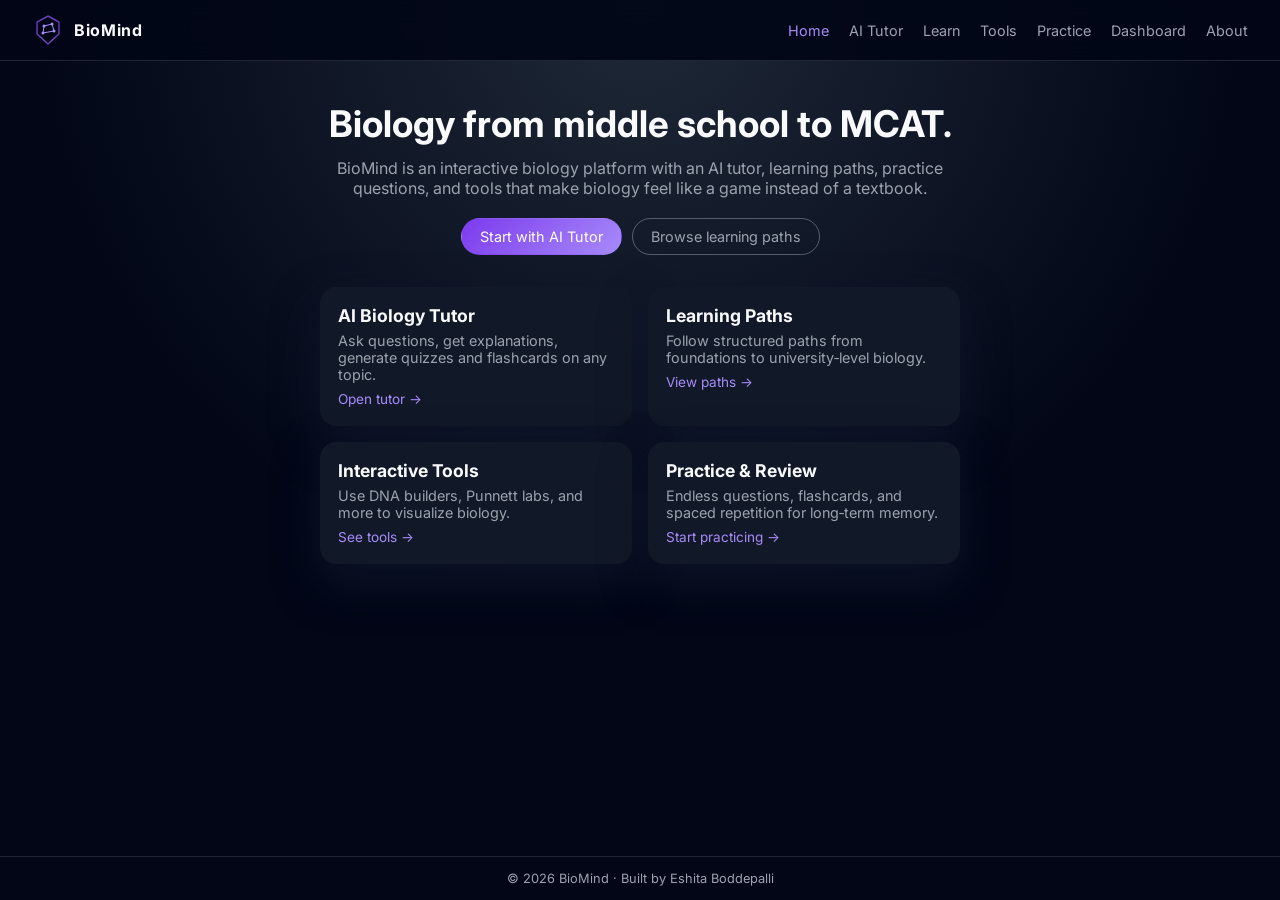
<file: index.html>
<!DOCTYPE html>
<html lang="en">
<head>
  <meta charset="UTF-8" />
  <title>BioMind | Interactive Biology Learning</title>
  <meta name="viewport" content="width=device-width, initial-scale=1" />
  <link rel="stylesheet" href="style.css" />
</head>
<body>
  <header class="navbar">
    <div class="nav-left">
      <img src="assets/logo.svg" alt="BioMind logo" class="logo" />
      <span class="brand">BioMind</span>
    </div>
    <nav class="nav-links">
      <a href="index.html" class="active">Home</a>
      <a href="tutor.html">AI Tutor</a>
      <a href="learn.html">Learn</a>
      <a href="tools.html">Tools</a>
      <a href="practice.html">Practice</a>
      <a href="dashboard.html">Dashboard</a>
      <a href="about.html">About</a>
    </nav>
  </header>

  <main class="hero">
    <section class="hero-content">
      <h1>Biology from middle school to MCAT.</h1>
      <p>
        BioMind is an interactive biology platform with an AI tutor, learning paths, practice questions,
        and tools that make biology feel like a game instead of a textbook.
      </p>
      <div class="hero-buttons">
        <a href="tutor.html" class="btn primary">Start with AI Tutor</a>
        <a href="learn.html" class="btn secondary">Browse learning paths</a>
      </div>
    </section>

    <section class="feature-grid">
      <div class="feature-card">
        <h2>AI Biology Tutor</h2>
        <p>Ask questions, get explanations, generate quizzes and flashcards on any topic.</p>
        <a href="tutor.html" class="link">Open tutor →</a>
      </div>
      <div class="feature-card">
        <h2>Learning Paths</h2>
        <p>Follow structured paths from foundations to university‑level biology.</p>
        <a href="learn.html" class="link">View paths →</a>
      </div>
      <div class="feature-card">
        <h2>Interactive Tools</h2>
        <p>Use DNA builders, Punnett labs, and more to visualize biology.</p>
        <a href="tools.html" class="link">See tools →</a>
      </div>
      <div class="feature-card">
        <h2>Practice & Review</h2>
        <p>Endless questions, flashcards, and spaced repetition for long‑term memory.</p>
        <a href="practice.html" class="link">Start practicing →</a>
      </div>
    </section>
  </main>

  <footer class="footer">
    <p>© 2026 BioMind · Built by Eshita Boddepalli</p>
  </footer>

  <script src="app.js"></script>
</body>
</html>
</file>
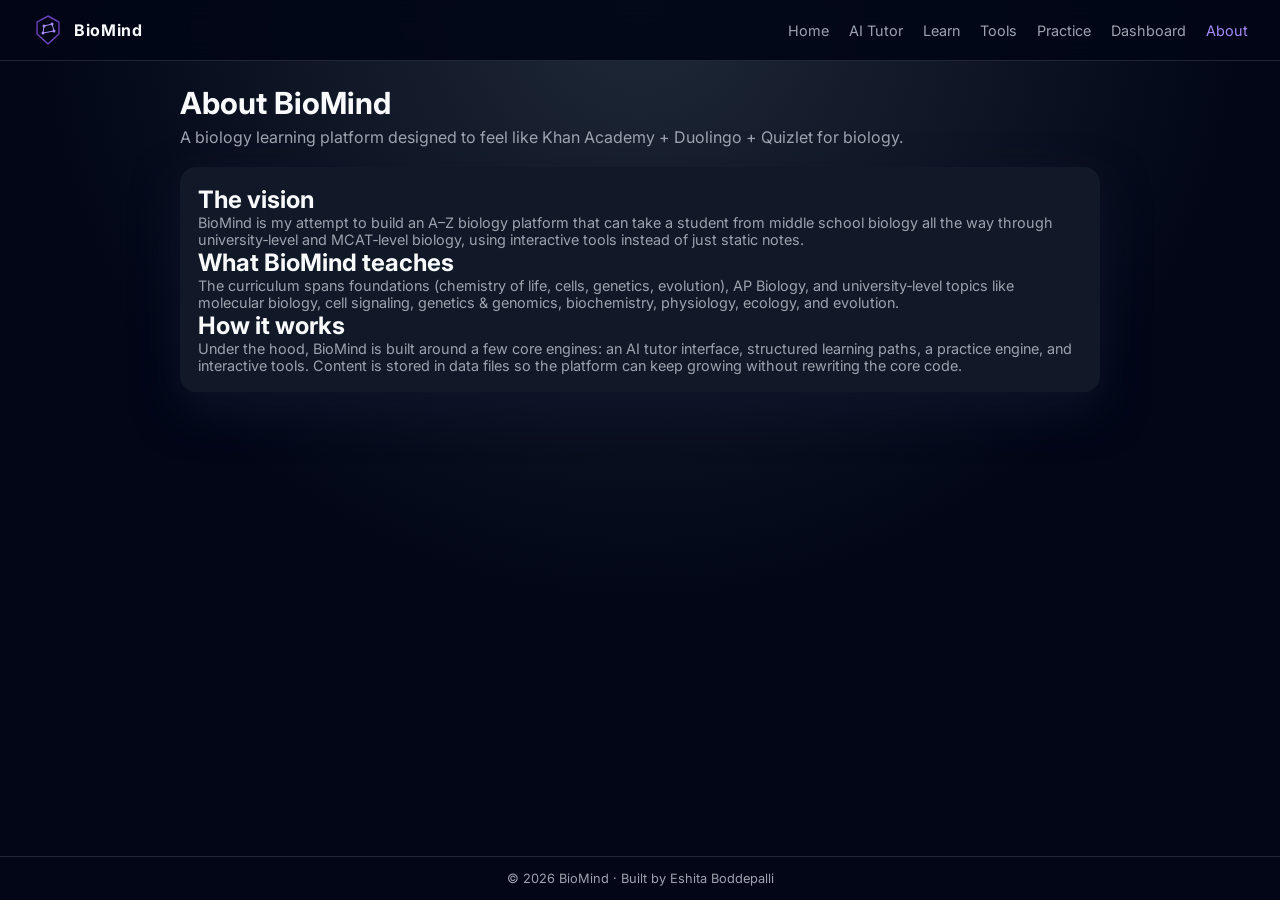
<file: about.html>
<!DOCTYPE html>
<html lang="en">
<head>
  <meta charset="UTF-8" />
  <title>BioMind | About</title>
  <meta name="viewport" content="width=device-width, initial-scale=1" />
  <link rel="stylesheet" href="style.css" />
</head>
<body>
  <header class="navbar">
    <div class="nav-left">
      <img src="assets/logo.svg" alt="BioMind logo" class="logo" />
      <span class="brand">BioMind</span>
    </div>
    <nav class="nav-links">
      <a href="index.html">Home</a>
      <a href="tutor.html">AI Tutor</a>
      <a href="learn.html">Learn</a>
      <a href="tools.html">Tools</a>
      <a href="practice.html">Practice</a>
      <a href="dashboard.html">Dashboard</a>
      <a href="about.html" class="active">About</a>
    </nav>
  </header>

  <main class="page">
    <section class="page-header">
      <h1>About BioMind</h1>
      <p>A biology learning platform designed to feel like Khan Academy + Duolingo + Quizlet for biology.</p>
    </section>

    <section class="about-section">
      <h2>The vision</h2>
      <p>
        BioMind is my attempt to build an A–Z biology platform that can take a student from middle school
        biology all the way through university‑level and MCAT‑level biology, using interactive tools instead
        of just static notes.
      </p>

      <h2>What BioMind teaches</h2>
      <p>
        The curriculum spans foundations (chemistry of life, cells, genetics, evolution), AP Biology, and
        university‑level topics like molecular biology, cell signaling, genetics & genomics, biochemistry,
        physiology, ecology, and evolution.
      </p>

      <h2>How it works</h2>
      <p>
        Under the hood, BioMind is built around a few core engines: an AI tutor interface, structured
        learning paths, a practice engine, and interactive tools. Content is stored in data files so the
        platform can keep growing without rewriting the core code.
      </p>
    </section>
  </main>

  <footer class="footer">
    <p>© 2026 BioMind · Built by Eshita Boddepalli</p>
  </footer>

  <script src="app.js"></script>
</body>
</html>
</file>
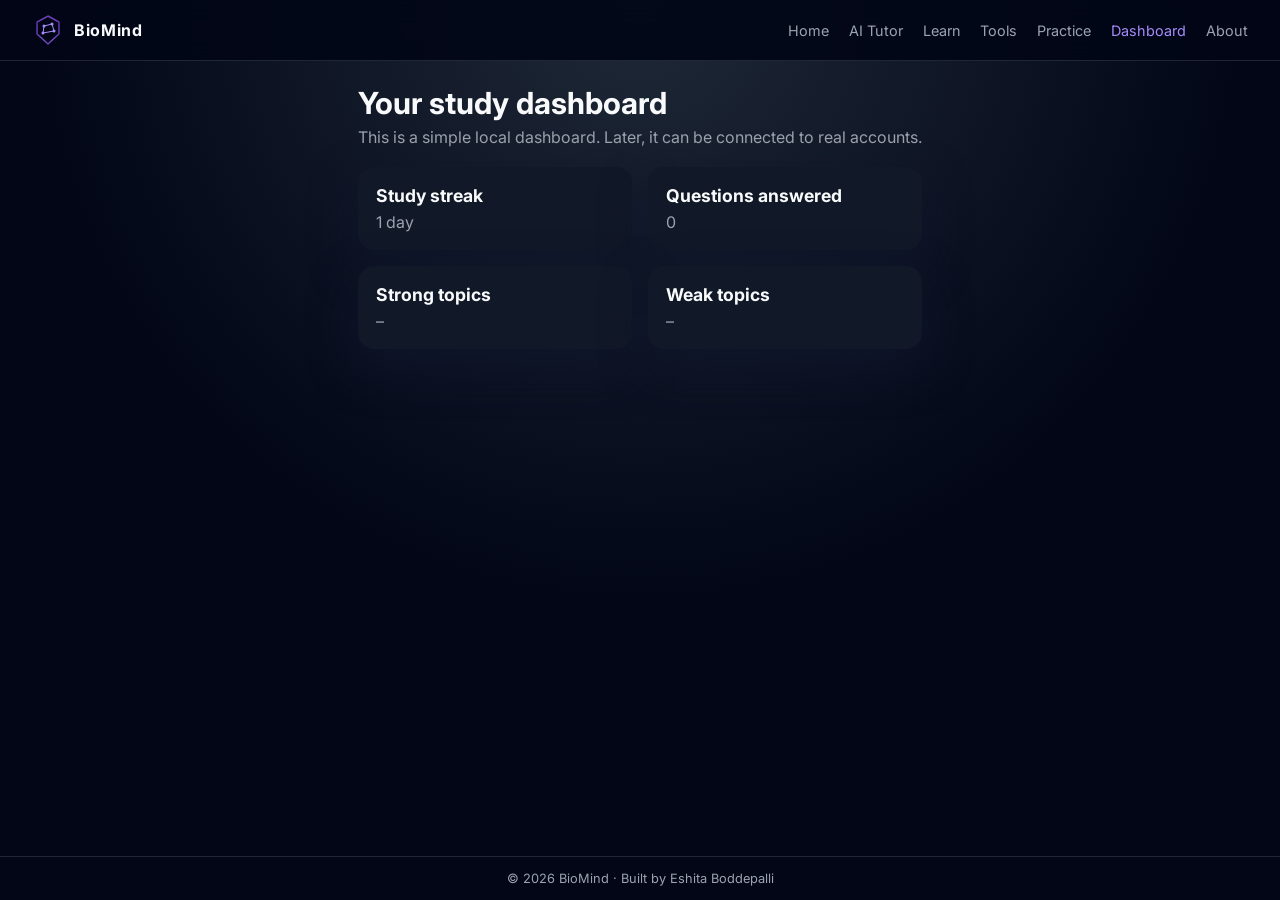
<file: dashboard.html>
<!DOCTYPE html>
<html lang="en">
<head>
  <meta charset="UTF-8" />
  <title>BioMind | Dashboard</title>
  <meta name="viewport" content="width=device-width, initial-scale=1" />
  <link rel="stylesheet" href="style.css" />
</head>
<body>
  <header class="navbar">
    <div class="nav-left">
      <img src="assets/logo.svg" alt="BioMind logo" class="logo" />
      <span class="brand">BioMind</span>
    </div>
    <nav class="nav-links">
      <a href="index.html">Home</a>
      <a href="tutor.html">AI Tutor</a>
      <a href="learn.html">Learn</a>
      <a href="tools.html">Tools</a>
      <a href="practice.html">Practice</a>
      <a href="dashboard.html" class="active">Dashboard</a>
      <a href="about.html">About</a>
    </nav>
  </header>

  <main class="page">
    <section class="page-header">
      <h1>Your study dashboard</h1>
      <p>This is a simple local dashboard. Later, it can be connected to real accounts.</p>
    </section>

    <section class="dashboard-grid">
      <div class="dash-card">
        <h2>Study streak</h2>
        <p id="dash-streak">0 days</p>
      </div>
      <div class="dash-card">
        <h2>Questions answered</h2>
        <p id="dash-questions">0</p>
      </div>
      <div class="dash-card">
        <h2>Strong topics</h2>
        <p id="dash-strong">–</p>
      </div>
      <div class="dash-card">
        <h2>Weak topics</h2>
        <p id="dash-weak">–</p>
      </div>
    </section>
  </main>

  <footer class="footer">
    <p>© 2026 BioMind · Built by Eshita Boddepalli</p>
  </footer>

  <script src="app.js"></script>
</body>
</html>
</file>
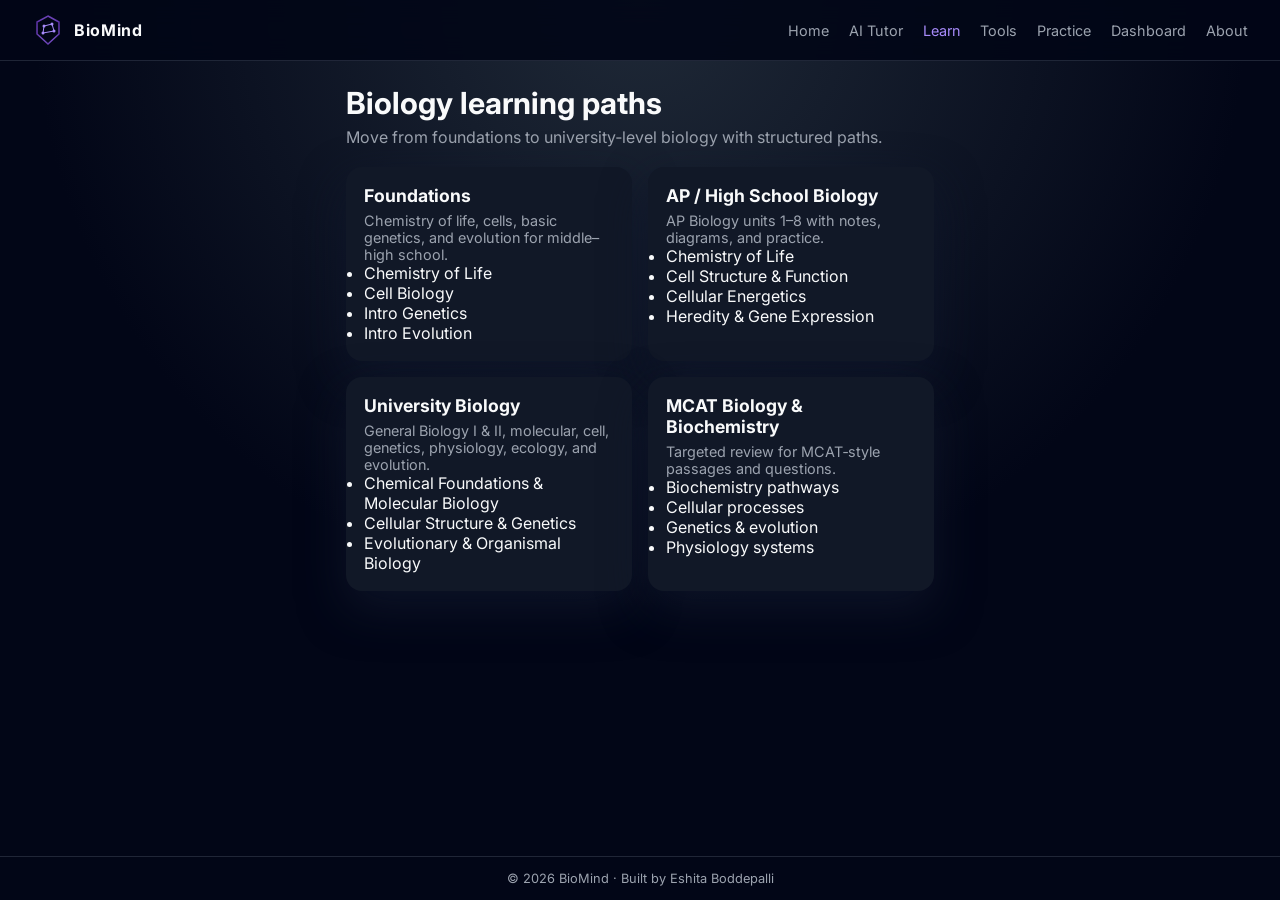
<file: learn.html>
<!DOCTYPE html>
<html lang="en">
<head>
  <meta charset="UTF-8" />
  <title>BioMind | Learning Paths</title>
  <meta name="viewport" content="width=device-width, initial-scale=1" />
  <link rel="stylesheet" href="style.css" />
</head>
<body>
  <header class="navbar">
    <div class="nav-left">
      <img src="assets/logo.svg" alt="BioMind logo" class="logo" />
      <span class="brand">BioMind</span>
    </div>
    <nav class="nav-links">
      <a href="index.html">Home</a>
      <a href="tutor.html">AI Tutor</a>
      <a href="learn.html" class="active">Learn</a>
      <a href="tools.html">Tools</a>
      <a href="practice.html">Practice</a>
      <a href="dashboard.html">Dashboard</a>
      <a href="about.html">About</a>
    </nav>
  </header>

  <main class="page">
    <section class="page-header">
      <h1>Biology learning paths</h1>
      <p>Move from foundations to university‑level biology with structured paths.</p>
    </section>

    <section id="learning-paths" class="path-grid">
      <!-- Filled by app.js from data/topics.json and data/learning-paths.json (later) -->
      <article class="path-card">
        <h2>Foundations</h2>
        <p>Chemistry of life, cells, basic genetics, and evolution for middle–high school.</p>
        <ul>
          <li>Chemistry of Life</li>
          <li>Cell Biology</li>
          <li>Intro Genetics</li>
          <li>Intro Evolution</li>
        </ul>
      </article>

      <article class="path-card">
        <h2>AP / High School Biology</h2>
        <p>AP Biology units 1–8 with notes, diagrams, and practice.</p>
        <ul>
          <li>Chemistry of Life</li>
          <li>Cell Structure & Function</li>
          <li>Cellular Energetics</li>
          <li>Heredity & Gene Expression</li>
        </ul>
      </article>

      <article class="path-card">
        <h2>University Biology</h2>
        <p>General Biology I & II, molecular, cell, genetics, physiology, ecology, and evolution.</p>
        <ul>
          <li>Chemical Foundations & Molecular Biology</li>
          <li>Cellular Structure & Genetics</li>
          <li>Evolutionary & Organismal Biology</li>
        </ul>
      </article>

      <article class="path-card">
        <h2>MCAT Biology & Biochemistry</h2>
        <p>Targeted review for MCAT‑style passages and questions.</p>
        <ul>
          <li>Biochemistry pathways</li>
          <li>Cellular processes</li>
          <li>Genetics & evolution</li>
          <li>Physiology systems</li>
        </ul>
      </article>
    </section>
  </main>

  <footer class="footer">
    <p>© 2026 BioMind · Built by Eshita Boddepalli</p>
  </footer>

  <script src="app.js"></script>
</body>
</html>
</file>
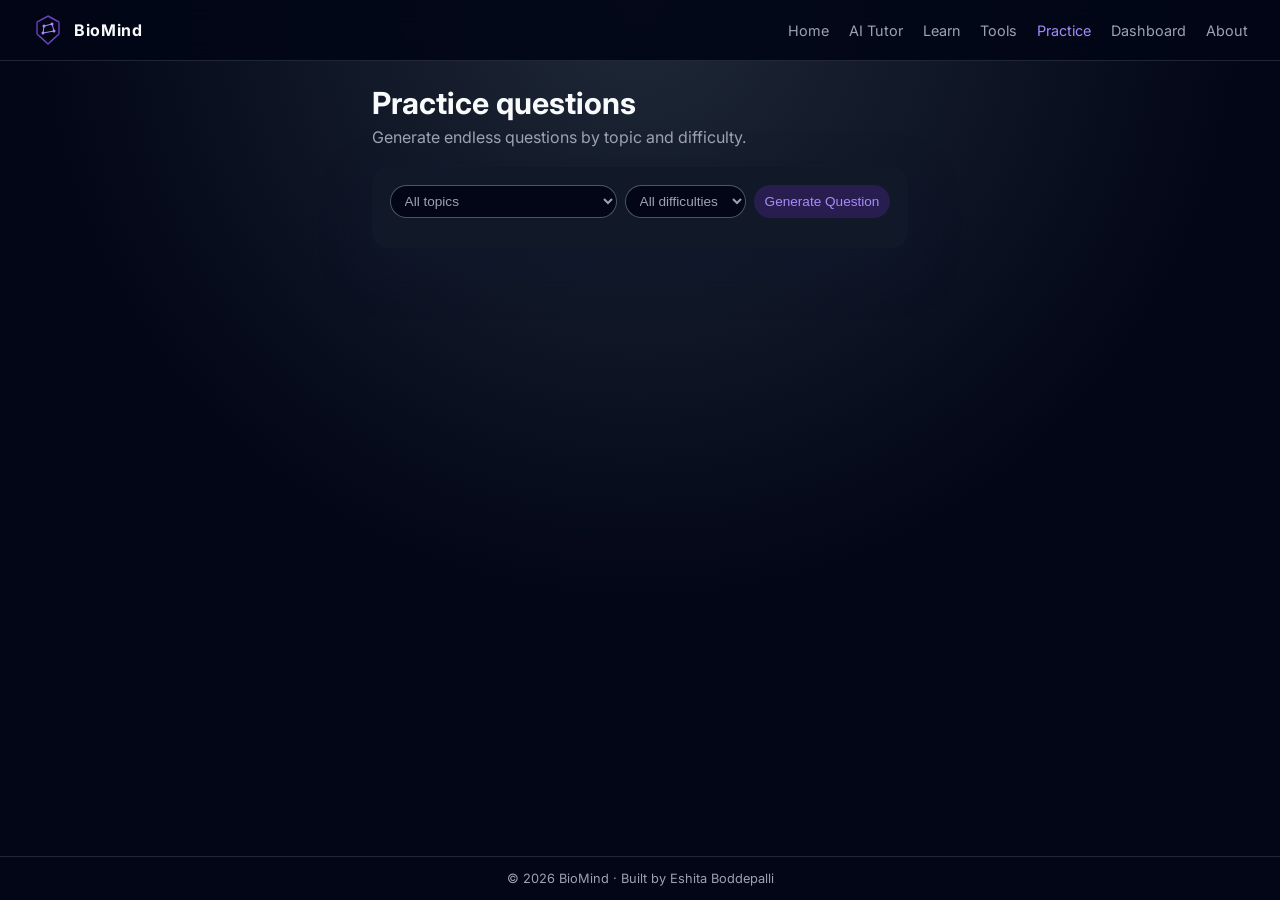
<file: practice.html>
<!DOCTYPE html>
<html lang="en">
<head>
  <meta charset="UTF-8" />
  <title>BioMind | Practice Center</title>
  <meta name="viewport" content="width=device-width, initial-scale=1" />
  <link rel="stylesheet" href="style.css" />
</head>
<body>
  <header class="navbar">
    <div class="nav-left">
      <img src="assets/logo.svg" alt="BioMind logo" class="logo" />
      <span class="brand">BioMind</span>
    </div>
    <nav class="nav-links">
      <a href="index.html">Home</a>
      <a href="tutor.html">AI Tutor</a>
      <a href="learn.html">Learn</a>
      <a href="tools.html">Tools</a>
      <a href="practice.html" class="active">Practice</a>
      <a href="dashboard.html">Dashboard</a>
      <a href="about.html">About</a>
    </nav>
  </header>

  <main class="page">
    <section class="page-header">
      <h1>Practice questions</h1>
      <p>Generate endless questions by topic and difficulty.</p>
    </section>

    <section class="quiz-section">
      <div class="quiz-controls">
        <select id="practice-topic">
          <option value="all">All topics</option>
          <option value="Foundations: Chemistry of Life">Foundations: Chemistry of Life</option>
          <option value="Cell Biology">Cell Biology</option>
          <option value="Genetics">Genetics</option>
          <option value="Evolution">Evolution</option>
        </select>
        <select id="practice-difficulty">
          <option value="all">All difficulties</option>
          <option value="easy">Easy</option>
          <option value="medium">Medium</option>
          <option value="hard">Hard</option>
        </select>
        <button id="practice-generate">Generate Question</button>
      </div>

      <div id="practice-card" class="quiz-card hidden">
        <p id="practice-question" class="quiz-question"></p>
        <ul id="practice-options" class="quiz-options"></ul>
        <button id="practice-reveal" class="hidden">Reveal Answer</button>
        <p id="practice-explanation" class="quiz-explanation hidden"></p>
      </div>
    </section>
  </main>

  <footer class="footer">
    <p>© 2026 BioMind · Built by Eshita Boddepalli</p>
  </footer>

  <script src="app.js"></script>
</body>
</html>
</file>
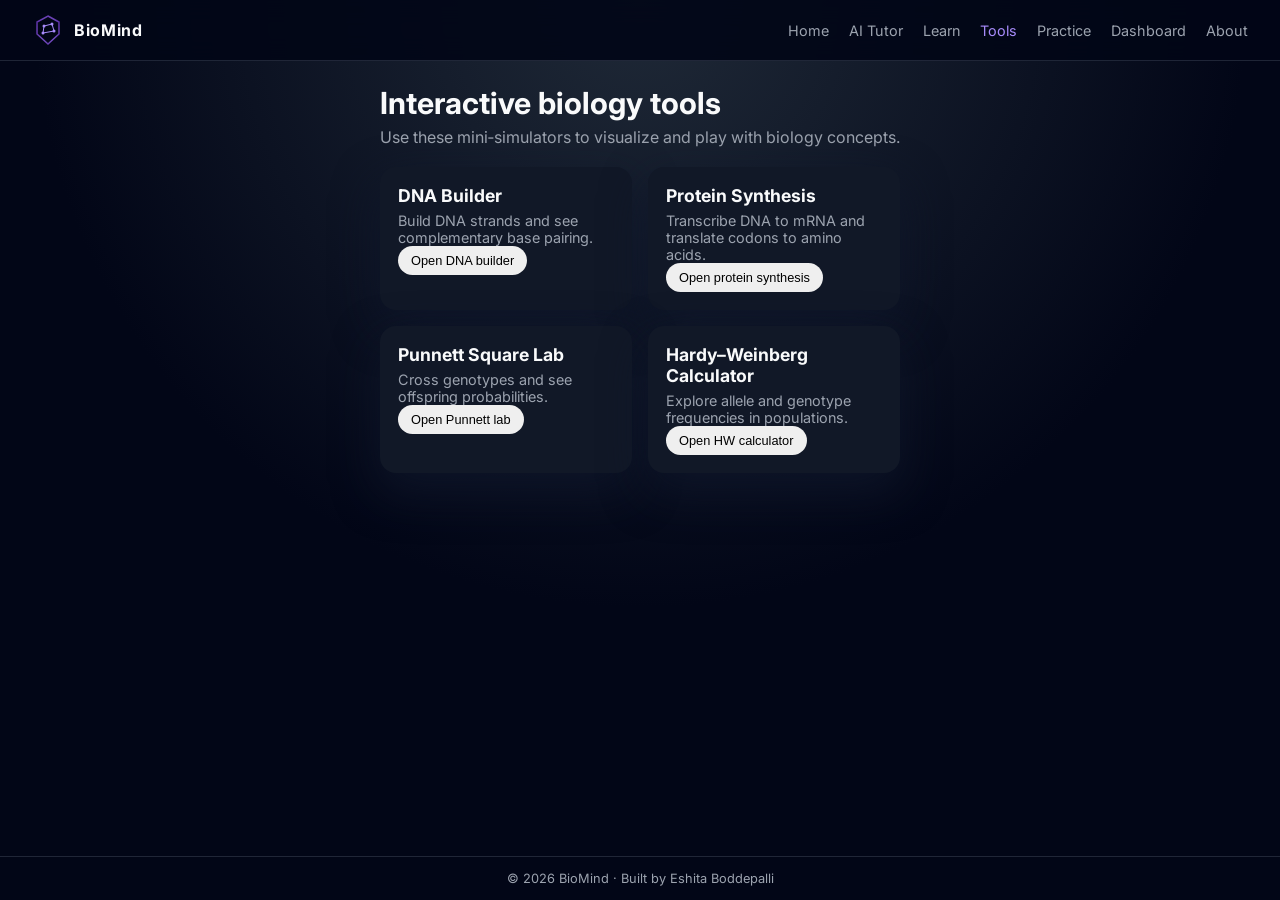
<file: tools.html>
<!DOCTYPE html>
<html lang="en">
<head>
  <meta charset="UTF-8" />
  <title>BioMind | Tools & Simulations</title>
  <meta name="viewport" content="width=device-width, initial-scale=1" />
  <link rel="stylesheet" href="style.css" />
</head>
<body>
  <header class="navbar">
    <div class="nav-left">
      <img src="assets/logo.svg" alt="BioMind logo" class="logo" />
      <span class="brand">BioMind</span>
    </div>
    <nav class="nav-links">
      <a href="index.html">Home</a>
      <a href="tutor.html">AI Tutor</a>
      <a href="learn.html">Learn</a>
      <a href="tools.html" class="active">Tools</a>
      <a href="practice.html">Practice</a>
      <a href="dashboard.html">Dashboard</a>
      <a href="about.html">About</a>
    </nav>
  </header>

  <main class="page">
    <section class="page-header">
      <h1>Interactive biology tools</h1>
      <p>Use these mini‑simulators to visualize and play with biology concepts.</p>
    </section>

    <section class="tool-grid">
      <article class="tool-card">
        <h2>DNA Builder</h2>
        <p>Build DNA strands and see complementary base pairing.</p>
        <button class="btn small" data-tool="dna">Open DNA builder</button>
      </article>

      <article class="tool-card">
        <h2>Protein Synthesis</h2>
        <p>Transcribe DNA to mRNA and translate codons to amino acids.</p>
        <button class="btn small" data-tool="protein">Open protein synthesis</button>
      </article>

      <article class="tool-card">
        <h2>Punnett Square Lab</h2>
        <p>Cross genotypes and see offspring probabilities.</p>
        <button class="btn small" data-tool="punnett">Open Punnett lab</button>
      </article>

      <article class="tool-card">
        <h2>Hardy–Weinberg Calculator</h2>
        <p>Explore allele and genotype frequencies in populations.</p>
        <button class="btn small" data-tool="hw">Open HW calculator</button>
      </article>
    </section>

    <section id="tool-panel" class="tool-panel hidden">
      <h2 id="tool-title"></h2>
      <div id="tool-content"></div>
    </section>
  </main>

  <footer class="footer">
    <p>© 2026 BioMind · Built by Eshita Boddepalli</p>
  </footer>

  <script src="app.js"></script>
</body>
</html>
</file>
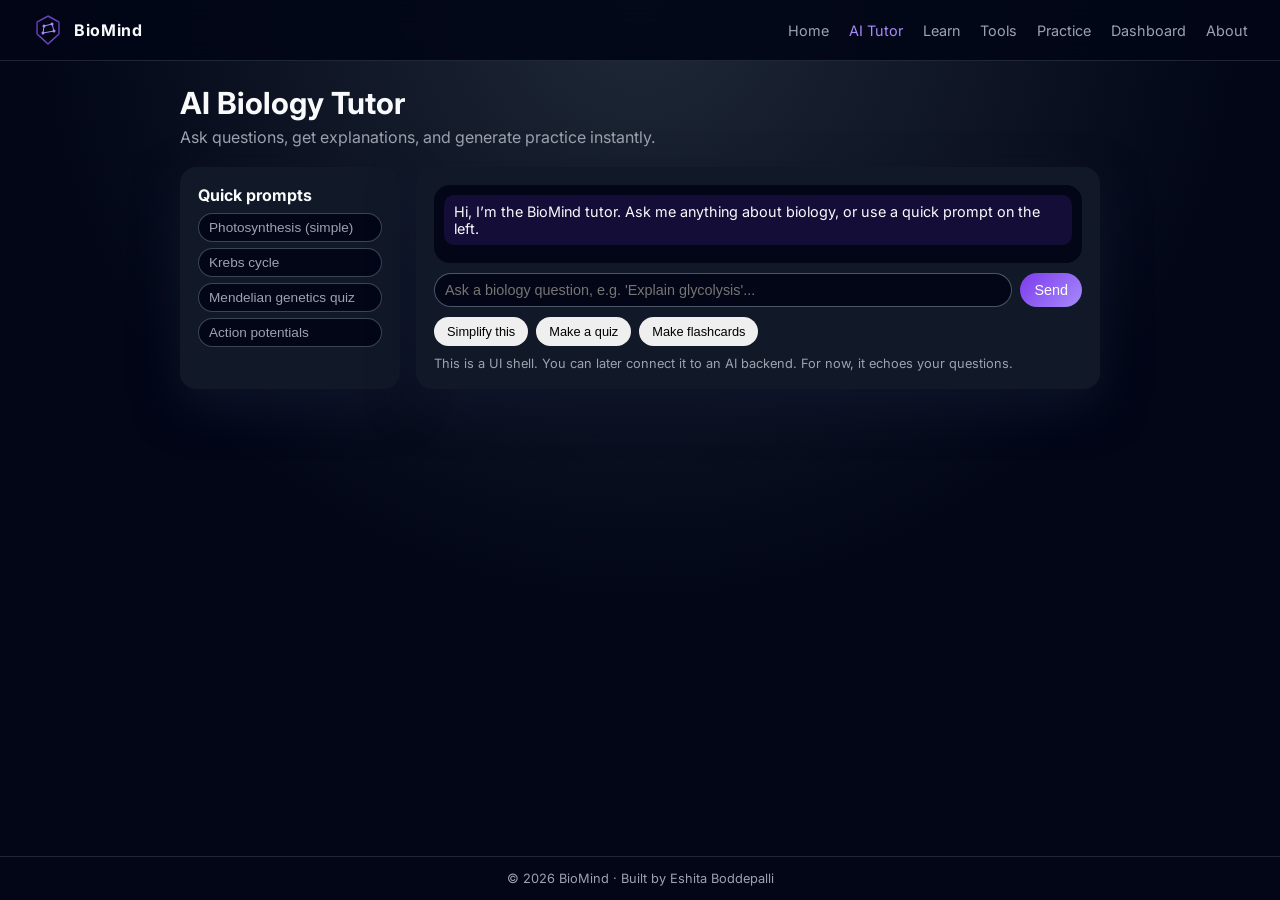
<file: tutor.html>
<!DOCTYPE html>
<html lang="en">
<head>
  <meta charset="UTF-8" />
  <title>BioMind | AI Biology Tutor</title>
  <meta name="viewport" content="width=device-width, initial-scale=1" />
  <link rel="stylesheet" href="style.css" />
</head>
<body>
  <header class="navbar">
    <div class="nav-left">
      <img src="assets/logo.svg" alt="BioMind logo" class="logo" />
      <span class="brand">BioMind</span>
    </div>
    <nav class="nav-links">
      <a href="index.html">Home</a>
      <a href="tutor.html" class="active">AI Tutor</a>
      <a href="learn.html">Learn</a>
      <a href="tools.html">Tools</a>
      <a href="practice.html">Practice</a>
      <a href="dashboard.html">Dashboard</a>
      <a href="about.html">About</a>
    </nav>
  </header>

  <main class="page">
    <section class="page-header">
      <h1>AI Biology Tutor</h1>
      <p>Ask questions, get explanations, and generate practice instantly.</p>
    </section>

    <section class="tutor-layout">
      <div class="tutor-sidebar">
        <h2>Quick prompts</h2>
        <button class="chip" data-prompt="Explain photosynthesis like I'm 12.">Photosynthesis (simple)</button>
        <button class="chip" data-prompt="Teach me the Krebs cycle step by step.">Krebs cycle</button>
        <button class="chip" data-prompt="Quiz me on Mendelian genetics.">Mendelian genetics quiz</button>
        <button class="chip" data-prompt="Explain action potentials in neurons.">Action potentials</button>
      </div>

      <div class="tutor-main">
        <div id="tutor-messages" class="tutor-messages">
          <div class="message bot">
            <p>Hi, I’m the BioMind tutor. Ask me anything about biology, or use a quick prompt on the left.</p>
          </div>
        </div>
        <form id="tutor-form" class="tutor-input">
          <input
            type="text"
            id="tutor-input"
            placeholder="Ask a biology question, e.g. 'Explain glycolysis'..."
            autocomplete="off"
          />
          <button type="submit">Send</button>
        </form>
        <div class="tutor-actions">
          <button class="btn small" data-action="simplify">Simplify this</button>
          <button class="btn small" data-action="quiz">Make a quiz</button>
          <button class="btn small" data-action="flashcards">Make flashcards</button>
        </div>
        <p class="hint">
          This is a UI shell. You can later connect it to an AI backend. For now, it echoes your questions.
        </p>
      </div>
    </section>
  </main>

  <footer class="footer">
    <p>© 2026 BioMind · Built by Eshita Boddepalli</p>
  </footer>

  <script src="app.js"></script>
</body>
</html>
</file>
<file: style.css>
@import url('https://fonts.googleapis.com/css2?family=Inter:wght@400;600;700&display=swap');

:root {
  --bg: #050816;
  --accent: #7C3AED;
  --accent-soft: #A78BFA;
  --text: #F9FAFB;
  --muted: #9CA3AF;
  --card: #111827;
  --radius: 16px;
}

* {
  box-sizing: border-box;
  margin: 0;
  padding: 0;
}

body {
  font-family: 'Inter', system-ui, -apple-system, BlinkMacSystemFont, sans-serif;
  background: radial-gradient(circle at top, #1f2937 0, #020617 55%);
  color: var(--text);
  min-height: 100vh;
  display: flex;
  flex-direction: column;
}

/* Navbar */

.navbar {
  display: flex;
  justify-content: space-between;
  align-items: center;
  padding: 14px 32px;
  background: rgba(2, 6, 23, 0.9);
  backdrop-filter: blur(12px);
  border-bottom: 1px solid rgba(148, 163, 184, 0.2);
  position: sticky;
  top: 0;
  z-index: 10;
}

.nav-left {
  display: flex;
  align-items: center;
  gap: 10px;
}

.logo {
  width: 32px;
  height: 32px;
}

.brand {
  font-weight: 700;
  letter-spacing: 0.04em;
}

.nav-links a {
  margin-left: 16px;
  text-decoration: none;
  color: var(--muted);
  font-size: 0.9rem;
}

.nav-links a.active,
.nav-links a:hover {
  color: var(--accent-soft);
}

/* Layout */

.hero {
  flex: 1;
  padding: 40px 20px 60px;
  max-width: 960px;
  margin: 0 auto;
}

.hero-content {
  text-align: center;
  margin-bottom: 32px;
}

.hero-content h1 {
  font-size: 2.3rem;
  margin-bottom: 12px;
}

.hero-content p {
  color: var(--muted);
  max-width: 640px;
  margin: 0 auto 20px;
}

.hero-buttons {
  display: flex;
  justify-content: center;
  gap: 10px;
  flex-wrap: wrap;
}

.page {
  flex: 1;
  max-width: 960px;
  margin: 24px auto 40px;
  padding: 0 20px;
}

.page-header {
  margin-bottom: 20px;
}

.page-header h1 {
  font-size: 1.9rem;
  margin-bottom: 6px;
}

.page-header p {
  color: var(--muted);
}

/* Buttons */

.btn {
  padding: 9px 18px;
  border-radius: 999px;
  border: 1px solid transparent;
  text-decoration: none;
  font-size: 0.9rem;
  cursor: pointer;
}

.btn.primary {
  background: linear-gradient(135deg, var(--accent), var(--accent-soft));
  color: white;
}

.btn.secondary {
  border-color: rgba(148, 163, 184, 0.5);
  color: var(--muted);
  background: transparent;
}

.btn.small {
  font-size: 0.8rem;
  padding: 6px 12px;
}

/* Cards & grids */

.feature-grid,
.path-grid,
.tool-grid,
.dashboard-grid {
  display: grid;
  grid-template-columns: repeat(auto-fit, minmax(220px, 1fr));
  gap: 16px;
}

.feature-card,
.path-card,
.tool-card,
.dash-card,
.quiz-section,
.about-section,
.tutor-main,
.tutor-sidebar,
.tool-panel {
  background: var(--card);
  border-radius: var(--radius);
  padding: 18px;
  box-shadow: 0 18px 45px rgba(15, 23, 42, 0.8);
}

.feature-card h2,
.path-card h2,
.tool-card h2,
.dash-card h2 {
  font-size: 1.1rem;
  margin-bottom: 6px;
}

.feature-card p,
.path-card p,
.tool-card p,
.about-section p {
  color: var(--muted);
  font-size: 0.9rem;
}

.link {
  display: inline-block;
  margin-top: 8px;
  font-size: 0.85rem;
  color: var(--accent-soft);
  text-decoration: none;
}

/* Tutor */

.tutor-layout {
  display: grid;
  grid-template-columns: minmax(0, 220px) minmax(0, 1fr);
  gap: 16px;
}

.tutor-sidebar h2 {
  font-size: 1rem;
  margin-bottom: 8px;
}

.chip {
  display: block;
  width: 100%;
  text-align: left;
  margin-bottom: 6px;
  padding: 6px 10px;
  border-radius: 999px;
  border: 1px solid rgba(148, 163, 184, 0.4);
  background: #020617;
  color: var(--muted);
  font-size: 0.85rem;
  cursor: pointer;
}

.tutor-main {
  display: flex;
  flex-direction: column;
  gap: 10px;
}

.tutor-messages {
  max-height: 360px;
  overflow-y: auto;
  padding: 10px;
  background: #020617;
  border-radius: var(--radius);
}

.message {
  margin-bottom: 8px;
  padding: 8px 10px;
  border-radius: 10px;
  font-size: 0.9rem;
}

.message.bot {
  background: rgba(124, 58, 237, 0.15);
}

.message.user {
  background: rgba(15, 23, 42, 0.9);
  text-align: right;
}

.tutor-input {
  display: flex;
  gap: 8px;
}

.tutor-input input {
  flex: 1;
  padding: 8px 10px;
  border-radius: 999px;
  border: 1px solid rgba(148, 163, 184, 0.5);
  background: #020617;
  color: var(--text);
  font-size: 0.9rem;
}

.tutor-input button {
  padding: 8px 14px;
  border-radius: 999px;
  border: none;
  background: linear-gradient(135deg, var(--accent), var(--accent-soft));
  color: white;
  font-size: 0.9rem;
  cursor: pointer;
}

.tutor-actions {
  display: flex;
  gap: 8px;
  flex-wrap: wrap;
}

.hint {
  font-size: 0.8rem;
  color: var(--muted);
}

/* Tools */

.tool-panel {
  margin-top: 20px;
}

.hidden {
  display: none;
}

/* Quiz / practice */

.quiz-section {
  margin-top: 10px;
}

.quiz-controls {
  display: flex;
  gap: 8px;
  flex-wrap: wrap;
  margin-bottom: 12px;
}

.quiz-controls select,
.quiz-controls button {
  padding: 7px 10px;
  border-radius: 999px;
  border: 1px solid rgba(148, 163, 184, 0.5);
  background: #020617;
  color: var(--muted);
  font-size: 0.85rem;
}

.quiz-controls button {
  border-color: transparent;
  background: rgba(124, 58, 237, 0.2);
  color: var(--accent-soft);
  cursor: pointer;
}

.quiz-card {
  background: #020617;
  border-radius: var(--radius);
  padding: 14px;
}

.quiz-card.hidden {
  display: none;
}

.quiz-question {
  margin-bottom: 10px;
}

.quiz-options {
  list-style: none;
  margin-bottom: 10px;
}

.quiz-option {
  padding: 6px 10px;
  border-radius: 999px;
  border: 1px solid rgba(148, 163, 184, 0.4);
  margin-bottom: 6px;
  cursor: pointer;
  font-size: 0.9rem;
}

.quiz-option.selected {
  border-color: var(--accent-soft);
  background: rgba(124, 58, 237, 0.2);
}

.quiz-explanation {
  font-size: 0.85rem;
  color: var(--muted);
}

/* Dashboard */

.dashboard-grid {
  margin-top: 10px;
}

.dash-card p {
  margin-top: 6px;
  color: var(--muted);
}

/* Footer */

.footer {
  padding: 14px 24px;
  border-top: 1px solid rgba(148, 163, 184, 0.2);
  font-size: 0.8rem;
  display: flex;
  justify-content: center;
  color: var(--muted);
}

/* Responsive */

@media (max-width: 720px) {
  .navbar {
    flex-direction: column;
    align-items: flex-start;
    gap: 8px;
  }
  .tutor-layout {
    grid-template-columns: 1fr;
  }
}
</file>
